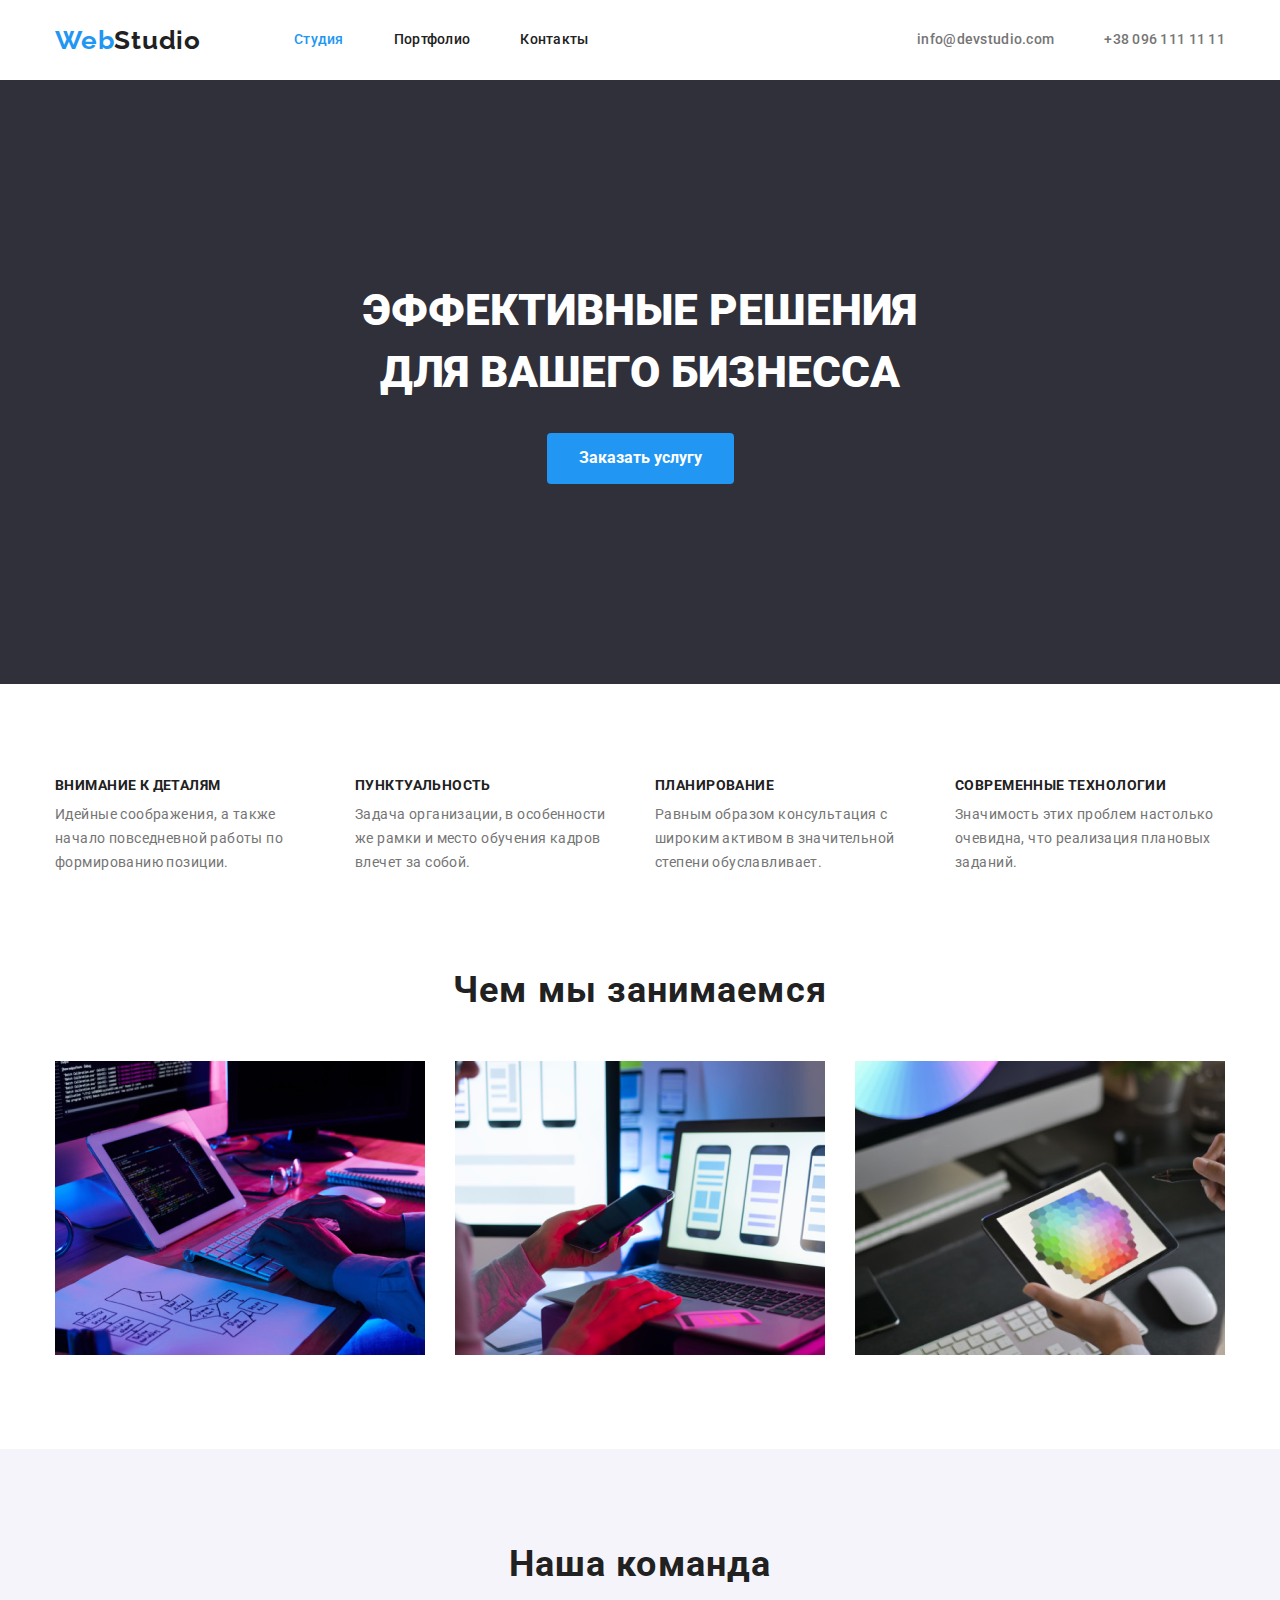
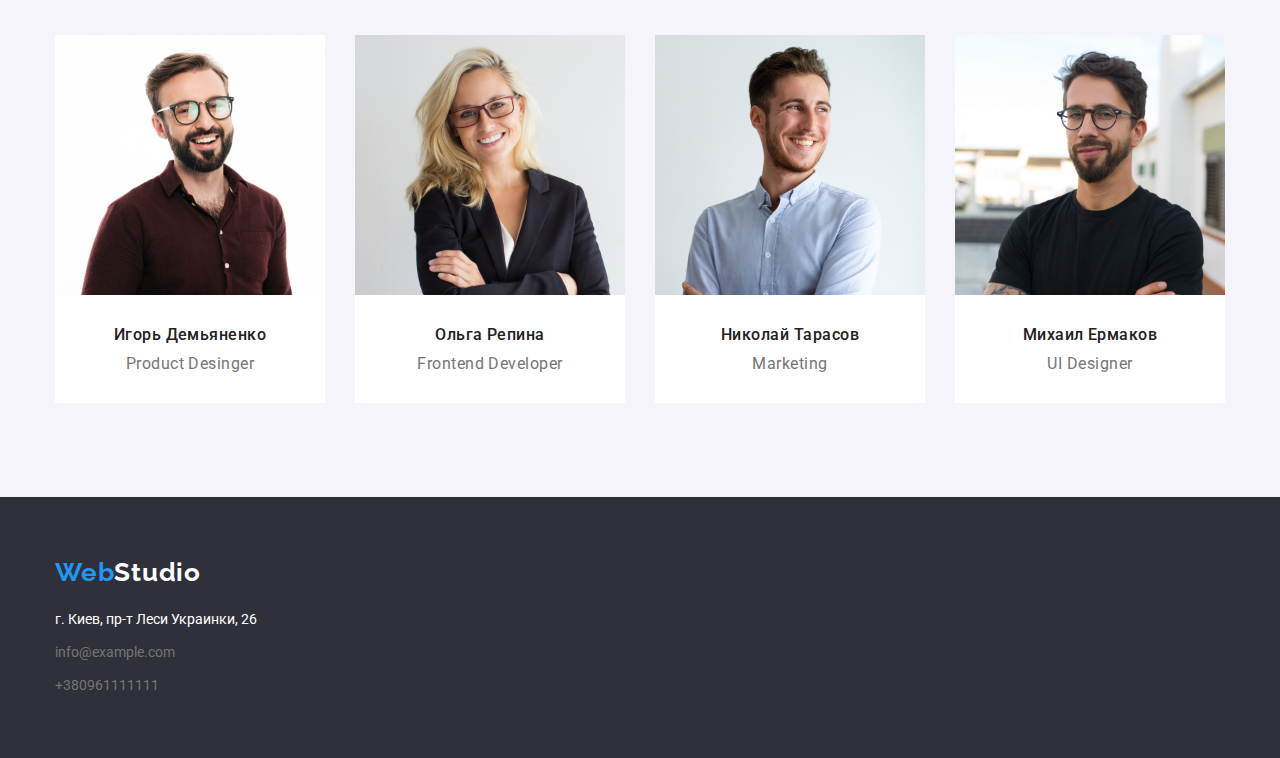
<file: index.html>
<!DOCTYPE html>
<html lang="ru">
    <head>
        <meta charset="UTF-8">
        <meta name="viewport" content="width=device-width, initial-scale=1.0">
        <title>Document</title>
        <link href="https://fonts.googleapis.com/css2?family=Raleway:wght@700&family=Roboto:wght@400;500;700;900&display=swap"
            rel="stylesheet">
        <link rel="stylesheet" href="https://cdnjs.cloudflare.com/ajax/libs/modern-normalize/1.0.0/modern-normalize.min.css">
        <link rel="stylesheet" href="./css/styles.css">
    </head>
    <body>
        <!-- Шапка -->
        <header>
            <div class="container header-container">
                <nav class="navigation">    
                    <a href="" class="logo">
                        <span  class="logo-first-part">web</span><span class="logo-second-part">Studio</span>
                    </a>
                    <ul class="nav-list">
                        <li class="current-page nav-item"><a href="./index.html" class="nav-links">студия</a></li>
                        <li class="nav-item"><a href="./portfolio.html" class="nav-links">портфолио</a></li>
                        <li class="nav-item"><a href="" class="nav-links">контакты</a ></li>
                    </ul>
                </nav>
                <ul class="header-contacts">
                    <li class="header-contacts-item"><a href="mailto:info@devstudio.com">info@devstudio.com</a></li>
                    <li class="header-contacts-item"><a href="tel:+380961111111" >+38 096 111 11 11</a></li>
                </ul>
            </div>
        </header>
        <main>
            <!-- Герой -->
            <section class="hero">
                <div class="container centred">
                    <h1 class="hero-title">эффективные решения<br>для вашего бизнесса</h1>
                    <a href="" class="hero-link">Заказать услугу</a>
                </div>
            </section>
            <!-- Преймущества -->
            <section class="advantages">
                <ul class="container advantages-list">
                    <li>
                        <h3>внимание к деталям</h3>
                    <p>идейные соображения, а также начало повседневной работы по формированию позиции.</p>
                    </li>
                    <li>
                        <h3>пунктуальность</h3>
                        <p>задача организации, в особенности же рамки и место обучения кадров влечет за собой.</p>
                    </li>
                    <li>
                        <h3>планирование</h3>
                        <p>равным образом консультация с широким активом в значительной степени обуславливает.</p>
                    </li>
                    <li>
                        <h3>современные технологии</h3>
                        <p>значимость этих проблем настолько очевидна, что реализация плановых заданий.</p>
                    </li>
                </ul>
            </section>
            <!-- Фото работ -->
            <section class="works">
                <div class="container">
                    <h2 class="section-title centred">чем мы занимаемся</h2>
                    <ul class="works-list">
                        <li><img src="./images/1.png" alt="работы" width="370"></li>
                        <li><img src="./images/2.png" alt="еще работы" width="370"></li>
                        <li><img src="./images/3.png" alt="и еще работы" width="370"></li>
                    </ul>
                </div>
            </section>
            <!-- О команде -->
            <section class="team">
                <div class="container">
                    <h2 class="section-title centred">наша команда</h2>
                    <ul class="team-list">
                        <li>
                            <img src="./images/Igor.jpg" alt="Фото Игоря" width="270">
                            <div class="team-text centred">
                                <h3>Игорь Демьяненко</h3>
                                <p>Product Desinger</p>
                            </div>
                        </li>
                        <li>
                            <img src="./images/Olga.jpg" alt="Фото Ольги" width="270">
                            <div class="team-text centred">
                                <h3>Ольга Репина</h3>
                                <p>Frontend Developer</p>
                            </div>
                        </li>
                        <li>
                            <img src="./images/Nikolai.jpg" alt="Фото Николая" width="270">
                            <div class="team-text centred">
                                <h3>Николай Тарасов</h3>
                                <p>Marketing</p>
                            </div>
                        </li>
                        <li>
                            <img src="./images/Mihail.jpg" alt="Фото Михаила" width="270">
                            <div class="team-text centred">
                                <h3>Михаил Ермаков</h3>
                                <p>UI Designer</p>
                            </div>
                        </li>
                    
                    </ul>
            </div>
            </section>
        </main>
        <!-- Подвал -->
        <footer>
            <div class="container">
                <a href="" class="logo">
                    <span class="logo-first-part">web</span><span class="logo-footer-second-part">Studio</span>
                </a>
                <address>
                    <ul>
                        <li>
                            <a href="" class="address-place contacts">г. Киев, пр-т Леси Украинки, 26</a>
                        </li>
                        <li>
                            <a href="mailto:info@example.com" class="contacts">info@example.com</a><br>
                        </li>
                        <li>
                            <a href="tel:+380961111111" class="contacts">+380961111111</a>
                        </li>
                    </ul>
                </address>
            </div>
        </footer>
        

        
    </body>
</html>
</file>
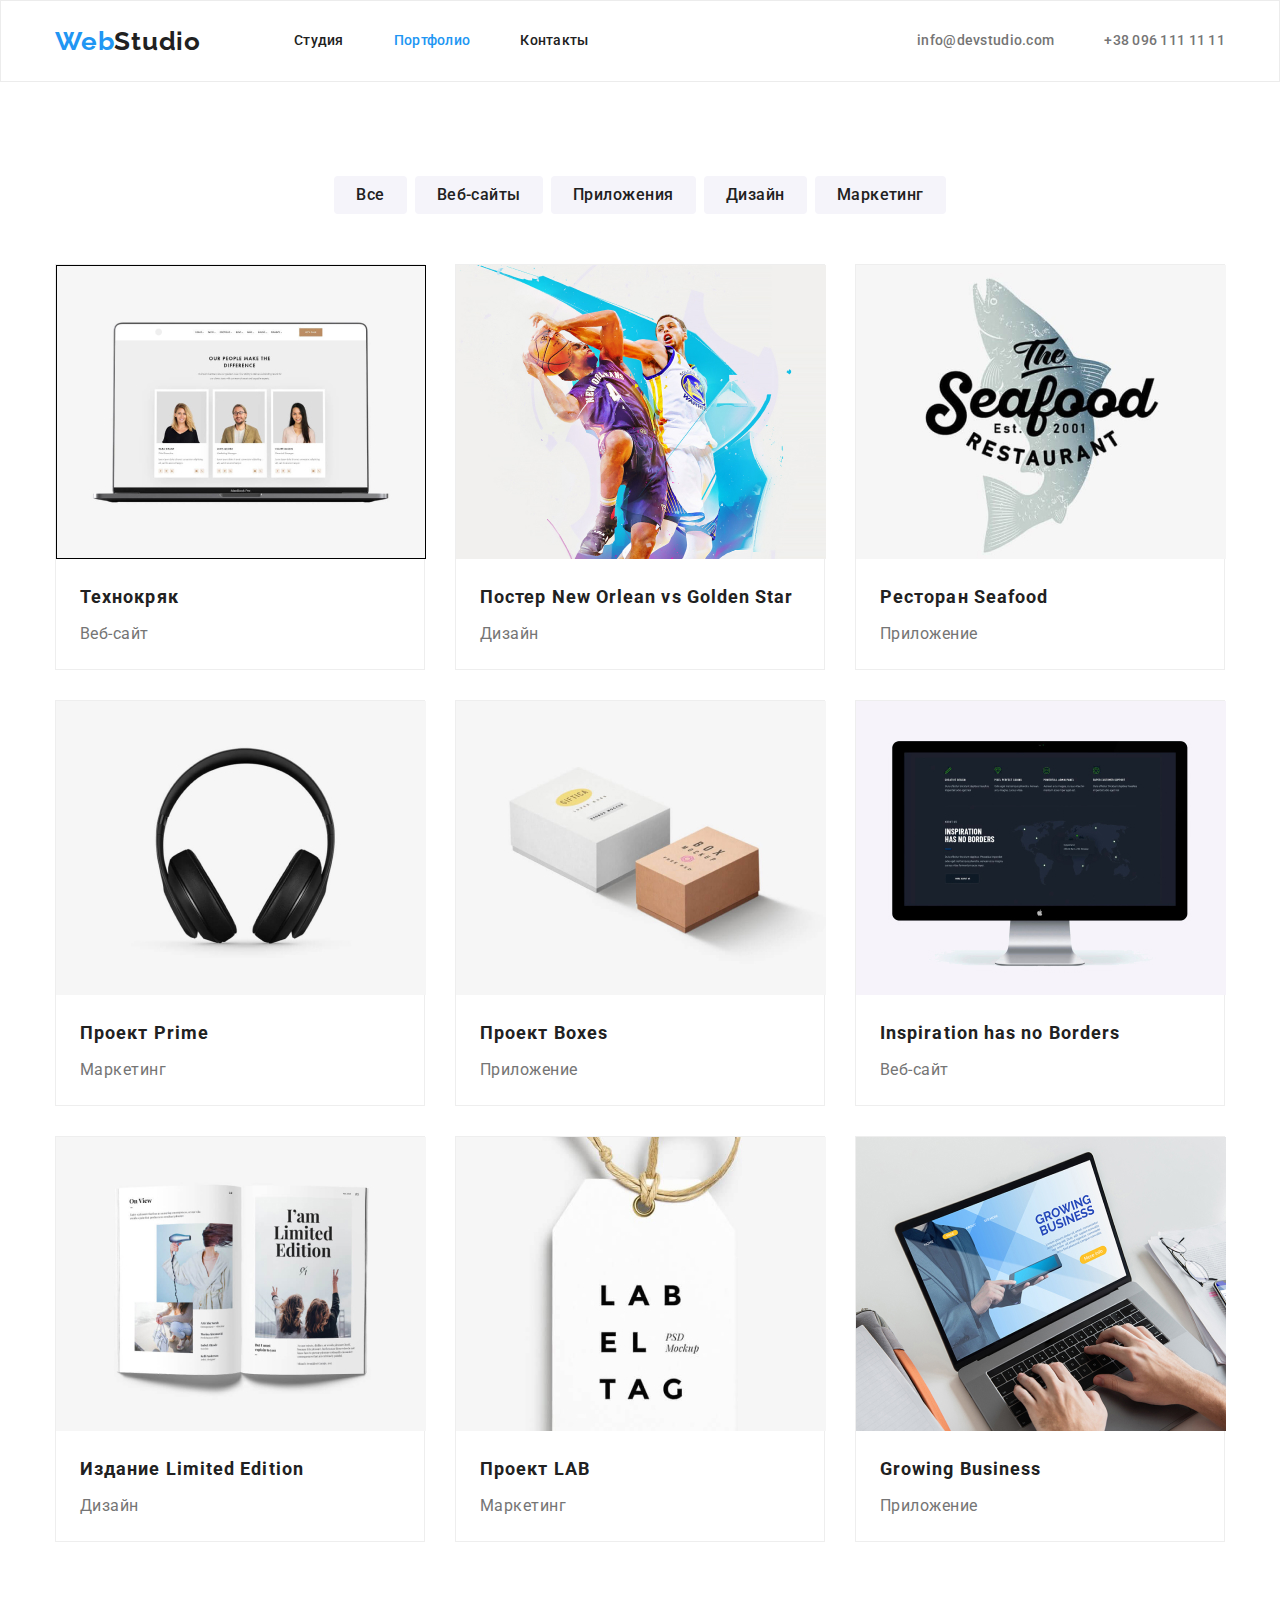
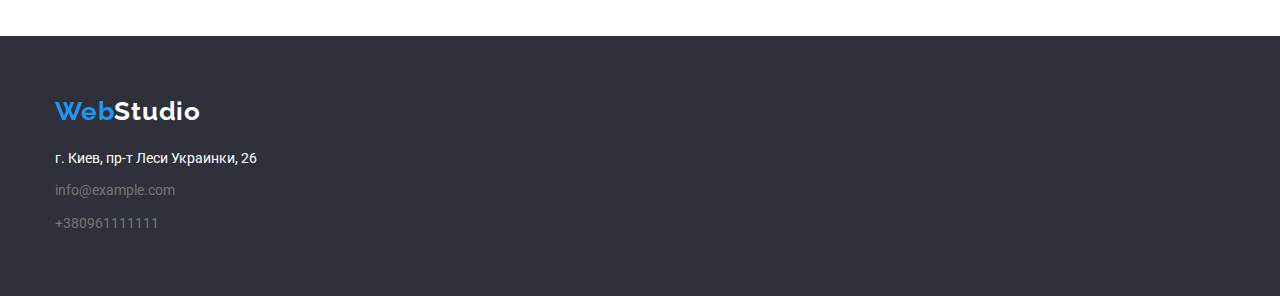
<file: portfolio.html>
<!DOCTYPE html>
<html lang="ru">

    <head>
        <meta charset="UTF-8">
        <meta name="viewport" content="width=device-width, initial-scale=1.0">
        <title>Document</title>
        <link href="https://fonts.googleapis.com/css2?family=Raleway:wght@700&family=Roboto:wght@400;500;700;900&display=swap"
            rel="stylesheet">
        <link rel="stylesheet" href="https://cdnjs.cloudflare.com/ajax/libs/modern-normalize/1.0.0/modern-normalize.min.css">
        <link rel="stylesheet" href="./css/styles.css">
    </head>

    <body>
        <!-- Шапка -->
        <header class="portfolio-header">
            <div class="container header-container">
                <nav class="navigation">
                    <a href="" class="logo">
                        <span class="logo-first-part">web</span><span class="logo-second-part">Studio</span>
                    </a>
                    <ul  class="nav-list">
                        <li class="nav-item"><a href="./index.html" class="nav-links">студия</a></li>
                        <li class="nav-item current-page"><a href="./portfolio.html" class="nav-links">портфолио</a></li>
                        <li class="nav-item"><a href="" class="nav-links">контакты</a></li>
                    </ul>
                </nav>
                <ul class="header-contacts">
                    <li class="header-contacts-item"><a href="mailto:info@devstudio.com">info@devstudio.com</a></li>
                    <li class="header-contacts-item"><a href="tel:+380961111111">+38 096 111 11 11</a></li>
                </ul>
            </div>
        </header>
        <main>
            <section class="portfolio-main">
                <div class="container">
                    <ul class="buttons">
                        <li><button>все</button></li>
                        <li><button>веб-сайты</button></li>
                        <li><button>приложения</button></li>
                        <li><button>дизайн</button></li>
                        <li><button>маркетинг</button></li>
                    </ul>
                    <ul class="cards">
                        <li>
                            <a href="">
                                <img src="./images/technokryack.jpg" alt=""> 
                                <div class="cards-text">
                                    <h2>Технокряк</h2>
                                    <p>Веб-сайт</p>
                                </div>
                            </a>
                        </li>
                        <li>
                            <a href="">
                                <img src="./images/poster-new-orlean.jpg" alt="">
                                <div class="cards-text">
                                    <h2>Постер New Orlean vs Golden Star</h2>
                                    <p>Дизайн</p>
                                </div>
                            </a>
                        </li>
                        <li>
                            <a href="">
                                <img src="./images/restoraunt-seafood.jpg" alt="">
                                <div class="cards-text">
                                    <h2>Ресторан Seafood</h2>
                                    <p>Приложение</p>
                                </div>
                            </a>
                        </li>
                        <li>
                            <a href="">
                                <img src="./images/project-prime.jpg" alt="">
                                <div class="cards-text">
                                    <h2>Проект Prime</h2>
                                    <p>Маркетинг</p>
                                </div>
                            </a>
                        </li>
                        <li>
                            <a href="">
                                <img src="./images/project-boxes.jpg" alt="">
                                <div class="cards-text">
                                    <h2>Проект Boxes</h2>
                                    <p>Приложение</p>
                                </div>
                            </a>
                        </li>
                        <li>
                            <a href="">
                                <img src="./images/inspirations.jpg" alt="">
                                <div class="cards-text">
                                    <h2>Inspiration has no Borders</h2>
                                    <p>Веб-сайт</p>
                                </div>
                            </a>
                        </li>
                        <li>
                            <a href="">
                                <img src="./images/limited-edition.jpg" alt="">
                                <div class="cards-text">
                                    <h2>Издание Limited Edition</h2>
                                    <p>Дизайн</p>
                                </div>
                            </a>
                        </li>
                        <li>
                            <a href="">
                                <img src="./images/project-lab.jpg" alt="">
                                <div class="cards-text">
                                    <h2>Проект LAB</span></h2>
                                    <p>Маркетинг</p>
                                </div>
                            </a>
                        </li>
                        <li>
                            <a href="">
                                <img src="./images/growing-buisness.jpg" alt="">
                                <div class="cards-text">
                                    <h2>Growing Business</h2>
                                    <p>Приложение</p>
                                </div>
                            </a>
                        </li>
                    </ul>
                </div>
            </section>
        </main>
        <!-- Подвал -->
        <footer>
            <div class="container">
                <a href="" class="logo">
                    <span class="logo-first-part">web</span><span class="logo-footer-second-part">Studio</span>
                </a>
                <address>
                    <ul>
                        <li>
                            <a href="" class="address-place contacts">г. Киев, пр-т Леси Украинки, 26</a>
                        </li>
                        <li>
                            <a href="mailto:info@example.com" class="contacts">info@example.com</a><br>
                        </li>
                        <li>
                            <a href="tel:+380961111111" class="contacts">+380961111111</a>
                        </li>
                    </ul>
                </address>
            </div>
        </footer>
          
                
                
    </body>
            
 </html>
</file>
<file: css/styles.css>
:root {
  --primary-text-color: #212121;
  --secondary-text-color: #757575;
  --accent: #2196f3;
  --white: #ffffff;
  --primary-bg-color: #2f303a;
  --secondary-bg-color: #f5f4fa;
}

* {
  text-decoration: none;
  color: inherit;
  /* margin: 0;
  padding: 0; */
}

img {
  display: block;
}

ul,
h1,
h2,
h3,
h4,
h5,
p {
  margin: 0;
  padding: 0;
}

body {
  color: var(--primary-text-color);
  font-family: "Roboto", sans-serif;
  background-color: var(--white);
}
ul {
  list-style-type: none;
}
header {
  font-weight: 500;
  font-size: 14px;
  line-height: 1.14;
  letter-spacing: 0.02em;
}

/* Контейнер */
.container {
  width: 1200px;
  padding: 0 15px;
  margin-left: auto;
  margin-right: auto;
}

/* Центрирование */
.centred {
  text-align: center;
}

.header-container {
  display: flex;
  align-items: center;
}

.navigation {
  display: flex;
  align-items: center;
}

.header-contacts {
  display: flex;
  margin-left: auto;
  padding: 0;

  color: var(--secondary-text-color);
}

.header-contacts-item:not(:last-child) {
  margin-right: 50px;
}

.nav-links {
  display: block;
  padding-top: 32px;
  padding-bottom: 32px;
}

.nav-list a:hover,
.nav-list a:focus,
.header-contacts a:hover,
.header-contacts a:focus {
  color: var(--accent);
}

.nav-item:not(:last-child) {
  margin-right: 50px;
}

.nav-list {
  display: flex;
  margin: 0;

  text-transform: capitalize;
}

.logo {
  margin-right: 93px;
}

.logo-first-part,
.logo-second-part,
.logo-footer-second-part {
  font-family: "Raleway", sans-serif;
  font-size: 26px;
  line-height: 1.19;
  font-weight: 700;
  text-transform: capitalize;
  letter-spacing: 0.03em;
}
.logo-footer-second-part {
  color: var(--white);
}

.logo-first-part {
  color: var(--accent);
}
.current-page {
  color: var(--accent);
}
.hero-title {
  margin: 0;
  margin-bottom: 30px;

  font-weight: 900;
  font-size: 44px;
  line-height: 1.4;
  color: var(--white);
  text-transform: uppercase;
}
.hero {
  padding: 200px 0;

  background-color: var(--primary-bg-color);
}
.hero-link {
  display: inline-block;
  padding: 10px 32px;
  border-radius: 4px;

  color: var(--white);
  background-color: var(--accent);

  font-size: 16px;
  font-weight: 700;
  line-height: 1.9;
}
.advantages h3 {
  font-weight: 700;
  font-size: 14px;
  line-height: 1.14;
  text-transform: uppercase;
  letter-spacing: 0.03em;
}
.advantages p {
  color: var(--secondary-text-color);
  font-size: 14px;
  font-weight: 400;
  line-height: 1.7;
  letter-spacing: 0.03em;
}
.advantages p::first-letter {
  text-transform: capitalize;
}
.section-title {
  font-size: 36px;
  font-weight: 700;
  line-height: 1.17;
  letter-spacing: 0.03em;
}
.section-title::first-letter {
  text-transform: capitalize;
}

.team {
  padding: 94px 0;

  background-color: var(--secondary-bg-color);
}

.team h3 {
  font-size: 16px;
  font-weight: 500;
  line-height: 1.19;
  letter-spacing: 0.03em;
}

.team p {
  font-size: 16px;
  font-weight: 400;
  line-height: 1.19;
  letter-spacing: 0.03em;

  color: var(--secondary-text-color);
}

footer {
  padding: 60px 0;

  background-color: var(--primary-bg-color);
}

.contacts {
  font-style: normal;
  color: var(--secondary-text-color);
  font-weight: 400;
  font-size: 14px;
  line-height: 1.71;
}

.address-place {
  color: var(--white);
}

.cards {
  display: flex;
  flex-wrap: wrap;
}

.cards li:not(:nth-child(3n)) {
  margin-right: 30px;
}

.cards li:not(:nth-last-child(-n + 3)) {
  margin-bottom: 30px;
}

.cards li {
  border: 1px solid #eeeeee;
  width: 370px;
}

.cards h2 {
  font-size: 18px;
  font-weight: 700;
  line-height: 2;
  letter-spacing: 0.06em;
}

.cards p {
  font-size: 16px;
  color: var(--secondary-text-color);
  font-weight: 400;
  line-height: 1.87;
  letter-spacing: 0.03em;
}

.cards h2 {
  margin-bottom: 4px;
}

.advantages-list {
  display: flex;
}

.advantages-list li {
  width: 270px;
}

.advantages-list li:not(:last-child) {
  margin-right: 30px;
}

.advantages {
  padding: 94px 0;
}

.advantages-list h3 {
  margin-bottom: 10px;
}

.works h2 {
  margin-bottom: 50px;
}

.works-list {
  display: flex;
}

.works-list li:not(:last-child) {
  margin-right: 30px;
}

.works {
  padding-bottom: 94px;
}

.team-list {
  display: flex;
}

.team h2 {
  margin-bottom: 50px;
}

.team-list li:not(:last-child) {
  margin-right: 30px;
}

.team-list li {
  width: 270px;
}

.team-text {
  padding: 30px 10px;

  background-color: var(--white);
}

.team h3 {
  margin-bottom: 10px;
}

footer .logo {
  display: inline-block;
  margin-bottom: 20px;
  margin-right: 0;
}

footer li:not(:last-child) {
  margin-bottom: 9px;
}

/* Портфолио */

.buttons button:hover,
.buttons button:focus {
  color: var(--white);
  background-color: var(--accent);
}
.buttons button {
  padding: 6px 22px;
  border: none;
  border-radius: 4px;
  display: block;

  background-color: var(--secondary-bg-color);

  font-weight: 500;
  font-size: 16px;
  line-height: 1.62;
  letter-spacing: 0.03em;
}

.buttons li:not(:last-child) {
  margin-right: 8px;
}

.buttons button::first-letter {
  text-transform: capitalize;
}

.portfolio-main {
  padding: 94px 0;
}

.buttons {
  display: flex;
  justify-content: center;
  margin-bottom: 50px;
}

.cards-text {
  padding: 20px 24px;
}

.portfolio-header {
  border: 1px solid #ececec;
}
</file>
